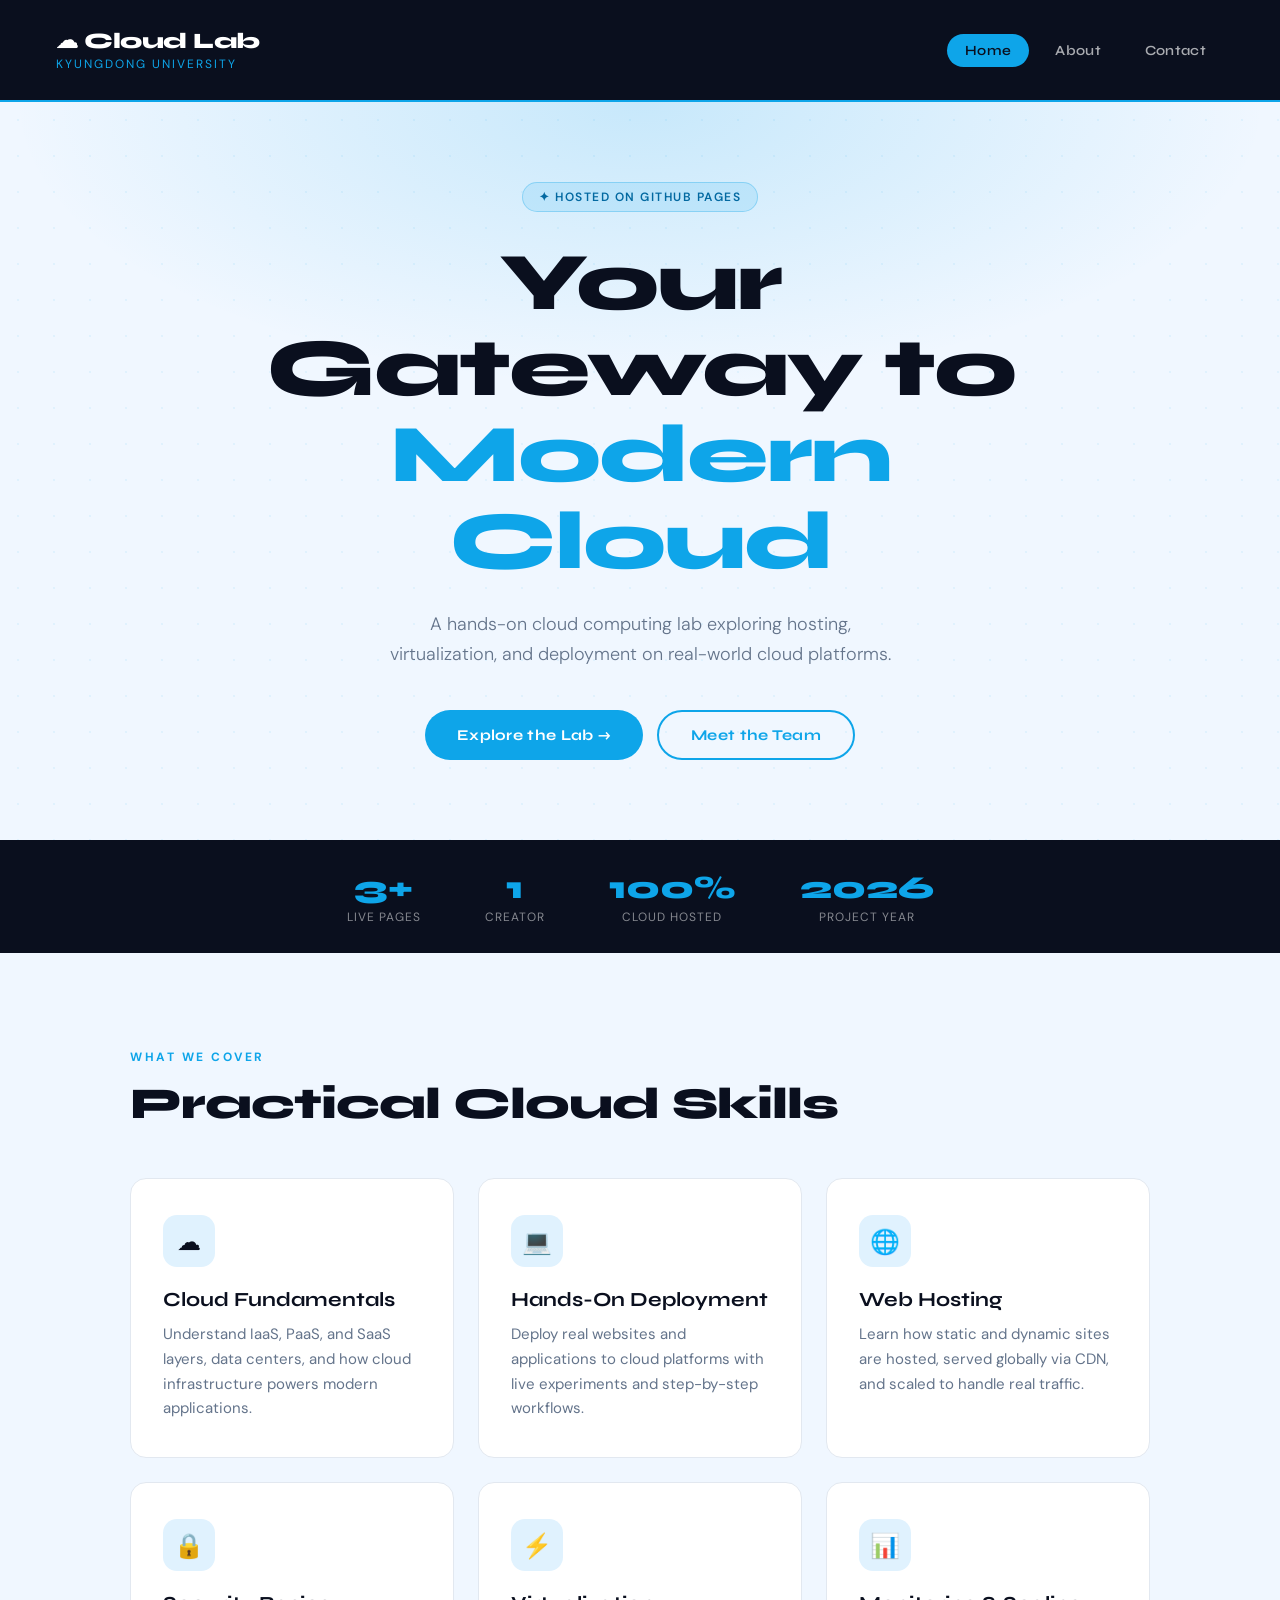
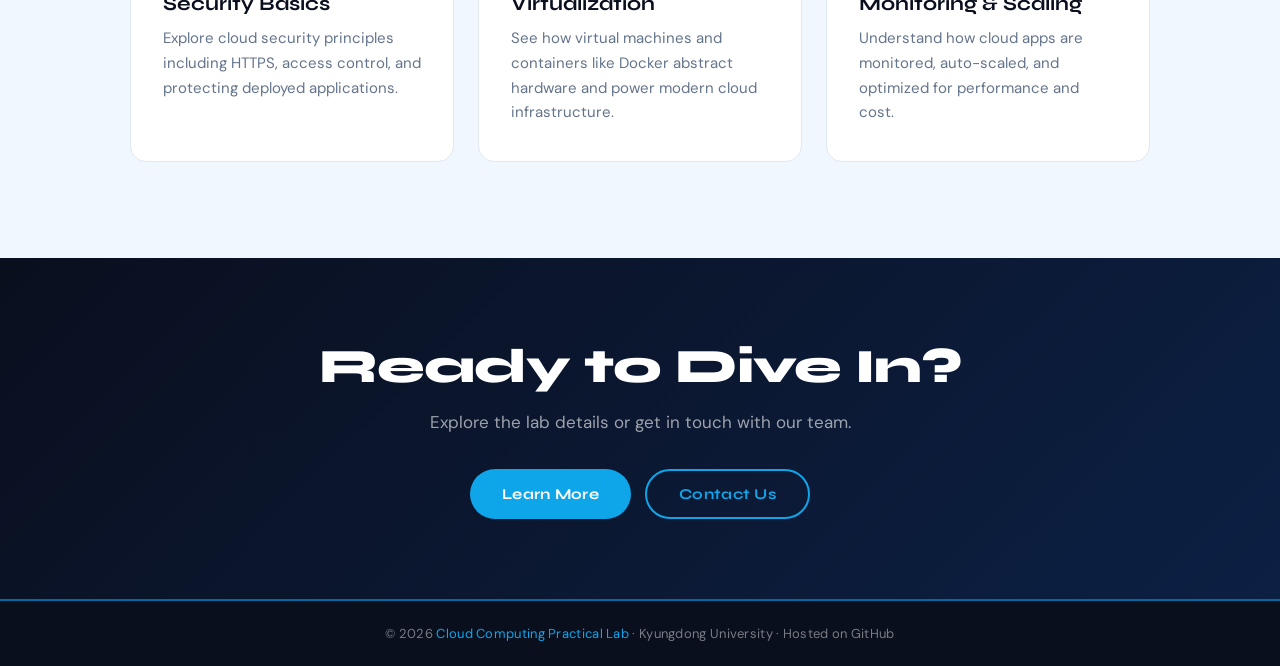
<file: index.html>
<!DOCTYPE html>
<html lang="en">
<head>
  <meta charset="UTF-8" />
  <meta name="viewport" content="width=device-width, initial-scale=1.0"/>
  <title>Home | Cloud Computing Lab</title>
  <link rel="stylesheet" href="style.css"/>
  <style>
    /* ── HERO ── */
    .hero {
      min-height: 82vh;
      display: grid;
      place-items: center;
      text-align: center;
      padding: 80px 24px;
      background:
        radial-gradient(ellipse 70% 55% at 50% 0%, rgba(14,165,233,.18) 0%, transparent 70%),
        #f0f7ff;
      position: relative;
      overflow: hidden;
    }
    .hero::before {
      content: '';
      position: absolute;
      inset: 0;
      background-image:
        radial-gradient(circle, rgba(14,165,233,.07) 1px, transparent 1px);
      background-size: 36px 36px;
      pointer-events: none;
    }
    .hero-badge {
      display: inline-flex;
      align-items: center;
      gap: 6px;
      background: rgba(14,165,233,.12);
      color: var(--sky-deep);
      border: 1px solid rgba(14,165,233,.3);
      padding: 6px 16px;
      border-radius: 50px;
      font-size: 12px;
      font-weight: 600;
      letter-spacing: 1.5px;
      text-transform: uppercase;
      margin-bottom: 28px;
      animation: fadeUp .6s ease both;
    }
    .hero h2 {
      font-family: 'Syne', sans-serif;
      font-size: clamp(42px, 7vw, 82px);
      font-weight: 800;
      line-height: 1.05;
      letter-spacing: -2px;
      color: var(--ink);
      max-width: 800px;
      margin: 0 auto 24px;
      animation: fadeUp .7s .1s ease both;
    }
    .hero h2 span {
      color: var(--sky);
      position: relative;
    }
    .hero p {
      font-size: 18px;
      color: var(--muted);
      max-width: 520px;
      margin: 0 auto 40px;
      line-height: 1.7;
      font-weight: 300;
      animation: fadeUp .7s .2s ease both;
    }
    .hero-btns {
      display: flex;
      gap: 14px;
      justify-content: center;
      flex-wrap: wrap;
      animation: fadeUp .7s .3s ease both;
    }

    /* ── STATS ── */
    .stats-bar {
      background: var(--ink);
      padding: 28px 56px;
      display: flex;
      justify-content: center;
      gap: 64px;
      flex-wrap: wrap;
    }
    .stat { text-align: center; }
    .stat-num {
      font-family: 'Syne', sans-serif;
      font-size: 32px;
      font-weight: 800;
      color: var(--sky);
    }
    .stat-label {
      font-size: 12px;
      color: rgba(255,255,255,.5);
      letter-spacing: 1px;
      text-transform: uppercase;
      margin-top: 2px;
    }

    /* ── FEATURES ── */
    .features-section {
      padding: 96px 40px;
      max-width: 1100px;
      margin: 0 auto;
    }
    .section-label {
      font-size: 12px;
      font-weight: 700;
      letter-spacing: 2.5px;
      text-transform: uppercase;
      color: var(--sky);
      margin-bottom: 12px;
    }
    .section-title {
      font-family: 'Syne', sans-serif;
      font-size: clamp(28px, 4vw, 44px);
      font-weight: 800;
      letter-spacing: -1px;
      color: var(--ink);
      margin-bottom: 48px;
    }
    .features-grid {
      display: grid;
      grid-template-columns: repeat(auto-fit, minmax(300px, 1fr));
      gap: 24px;
    }
    .feature-card {
      background: #fff;
      border-radius: var(--radius);
      padding: 36px 32px;
      border: 1px solid var(--border);
      transition: all .25s ease;
      position: relative;
      overflow: hidden;
    }
    .feature-card::after {
      content: '';
      position: absolute;
      bottom: 0; left: 0; right: 0;
      height: 3px;
      background: linear-gradient(90deg, var(--sky), var(--accent));
      transform: scaleX(0);
      transform-origin: left;
      transition: transform .3s ease;
    }
    .feature-card:hover {
      box-shadow: var(--shadow);
      transform: translateY(-4px);
    }
    .feature-card:hover::after { transform: scaleX(1); }
    .feature-icon {
      width: 52px; height: 52px;
      background: var(--sky-pale);
      border-radius: 14px;
      display: grid;
      place-items: center;
      font-size: 24px;
      margin-bottom: 20px;
    }
    .feature-card h3 {
      font-family: 'Syne', sans-serif;
      font-size: 20px;
      font-weight: 700;
      color: var(--ink);
      margin-bottom: 10px;
    }
    .feature-card p {
      color: var(--muted);
      font-size: 15px;
      line-height: 1.65;
    }

    /* ── CTA ── */
    .cta-section {
      background: linear-gradient(135deg, var(--ink) 0%, #0c2044 100%);
      padding: 80px 40px;
      text-align: center;
    }
    .cta-section h2 {
      font-family: 'Syne', sans-serif;
      font-size: clamp(28px, 4vw, 48px);
      font-weight: 800;
      color: #fff;
      margin-bottom: 16px;
      letter-spacing: -1px;
    }
    .cta-section p { color: rgba(255,255,255,.6); font-size: 17px; margin-bottom: 36px; }

    @keyframes fadeUp {
      from { opacity: 0; transform: translateY(24px); }
      to   { opacity: 1; transform: translateY(0); }
    }
  </style>
</head>
<body>

  <header>
    <div class="brand">
      <h1>☁ Cloud Lab</h1>
      <span class="tagline">Kyungdong University</span>
    </div>
    <nav>
      <a href="index.html" class="active">Home</a>
      <a href="about.html">About</a>
      <a href="contact.html">Contact</a>
    </nav>
  </header>

  <main>
    <!-- HERO -->
    <section class="hero">
      <div>
        <div class="hero-badge">✦ Hosted on GitHub Pages</div>
        <h2>Your Gateway to<br/><span>Modern Cloud</span></h2>
        <p>A hands-on cloud computing lab exploring hosting, virtualization, and deployment on real-world cloud platforms.</p>
        <div class="hero-btns">
          <a href="about.html" class="btn">Explore the Lab →</a>
          <a href="contact.html" class="btn btn-outline">Meet the Team</a>
        </div>
      </div>
    </section>

    <!-- STATS -->
    <div class="stats-bar">
      <div class="stat">
        <div class="stat-num">3+</div>
        <div class="stat-label">Live Pages</div>
      </div>
      <div class="stat">
        <div class="stat-num">1</div>
        <div class="stat-label">Creator</div>
      </div>
      <div class="stat">
        <div class="stat-num">100%</div>
        <div class="stat-label">Cloud Hosted</div>
      </div>
      <div class="stat">
        <div class="stat-num">2026</div>
        <div class="stat-label">Project Year</div>
      </div>
    </div>

    <!-- FEATURES -->
    <section class="features-section">
      <div class="section-label">What We Cover</div>
      <div class="section-title">Practical Cloud Skills</div>
      <div class="features-grid">
        <div class="feature-card">
          <div class="feature-icon">☁</div>
          <h3>Cloud Fundamentals</h3>
          <p>Understand IaaS, PaaS, and SaaS layers, data centers, and how cloud infrastructure powers modern applications.</p>
        </div>
        <div class="feature-card">
          <div class="feature-icon">💻</div>
          <h3>Hands-On Deployment</h3>
          <p>Deploy real websites and applications to cloud platforms with live experiments and step-by-step workflows.</p>
        </div>
        <div class="feature-card">
          <div class="feature-icon">🌐</div>
          <h3>Web Hosting</h3>
          <p>Learn how static and dynamic sites are hosted, served globally via CDN, and scaled to handle real traffic.</p>
        </div>
        <div class="feature-card">
          <div class="feature-icon">🔒</div>
          <h3>Security Basics</h3>
          <p>Explore cloud security principles including HTTPS, access control, and protecting deployed applications.</p>
        </div>
        <div class="feature-card">
          <div class="feature-icon">⚡</div>
          <h3>Virtualization</h3>
          <p>See how virtual machines and containers like Docker abstract hardware and power modern cloud infrastructure.</p>
        </div>
        <div class="feature-card">
          <div class="feature-icon">📊</div>
          <h3>Monitoring & Scaling</h3>
          <p>Understand how cloud apps are monitored, auto-scaled, and optimized for performance and cost.</p>
        </div>
      </div>
    </section>

    <!-- CTA -->
    <section class="cta-section">
      <h2>Ready to Dive In?</h2>
      <p>Explore the lab details or get in touch with our team.</p>
      <div style="display:flex;gap:14px;justify-content:center;flex-wrap:wrap;">
        <a href="about.html" class="btn">Learn More</a>
        <a href="contact.html" class="btn btn-outline">Contact Us</a>
      </div>
    </section>
  </main>

  <footer>
    <p>© 2026 <span>Cloud Computing Practical Lab</span> · Kyungdong University · Hosted on GitHub</p>
  </footer>

</body>
</html>
</file>
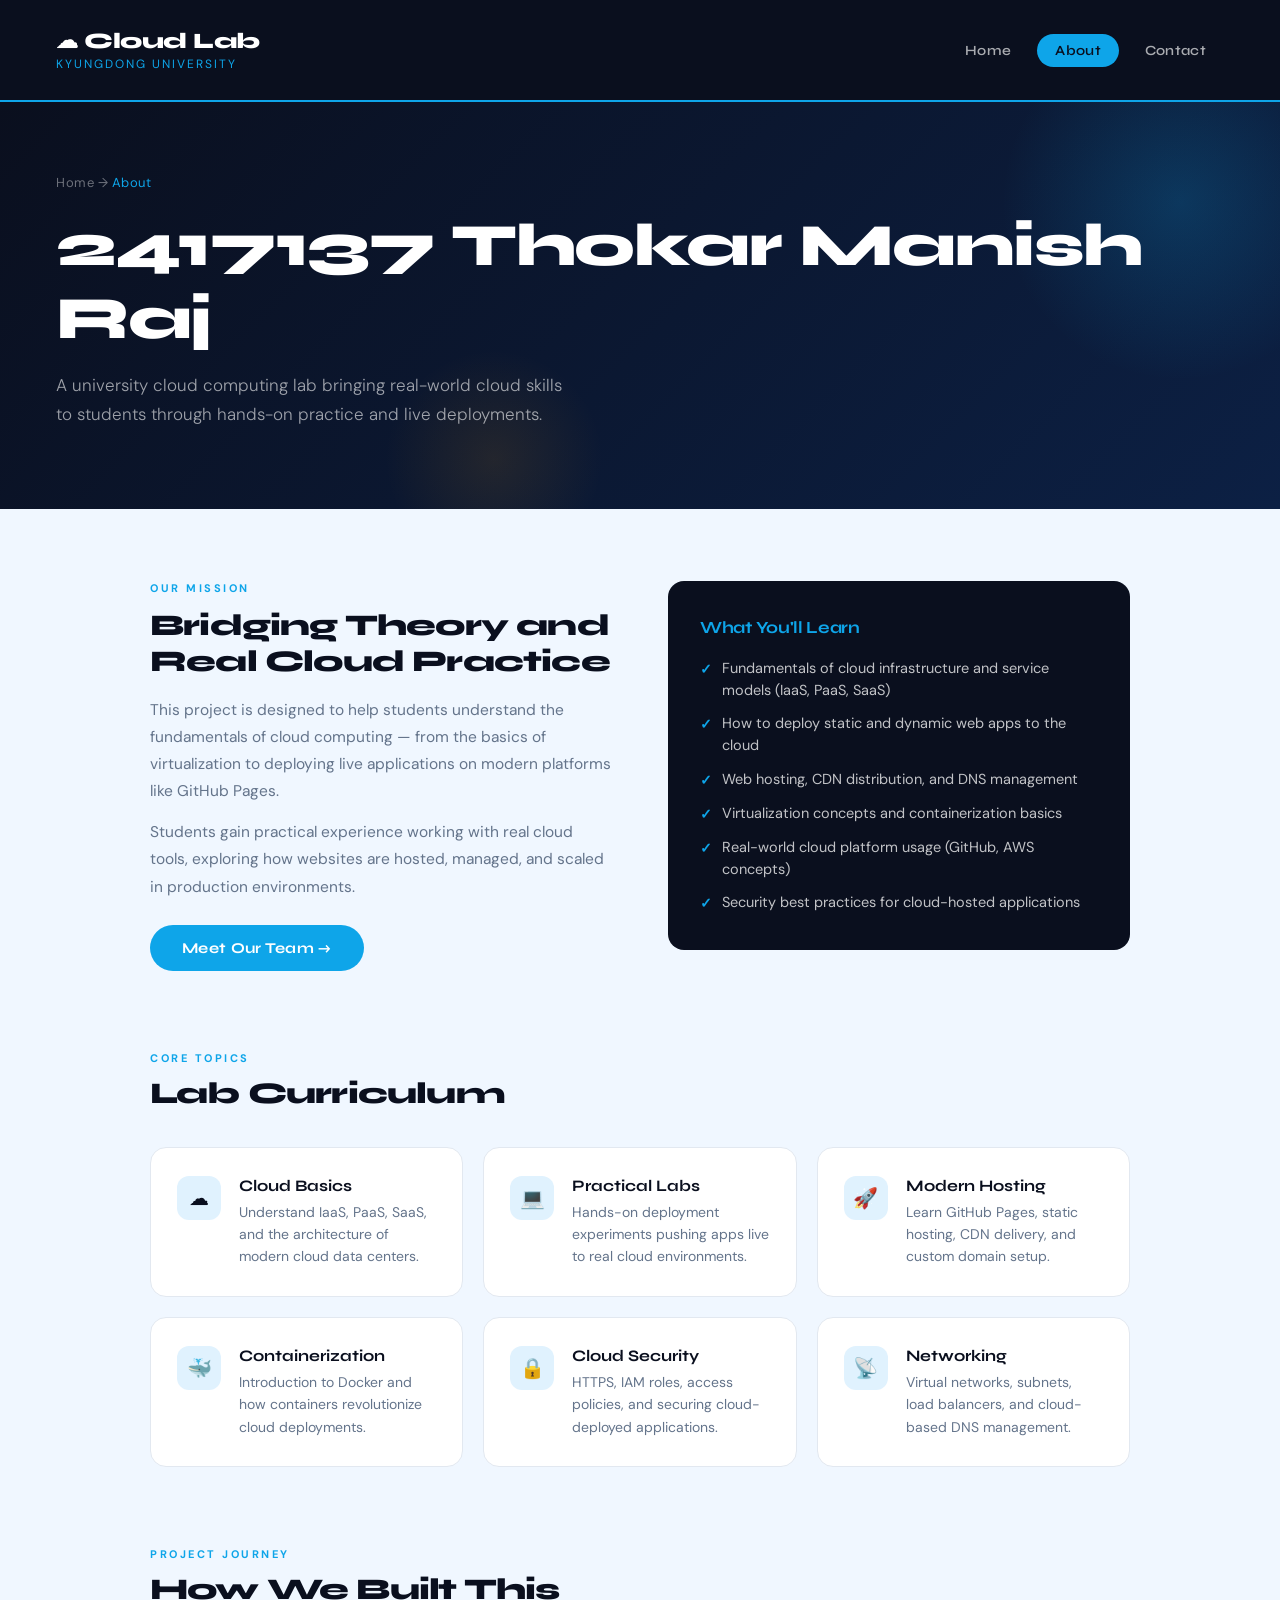
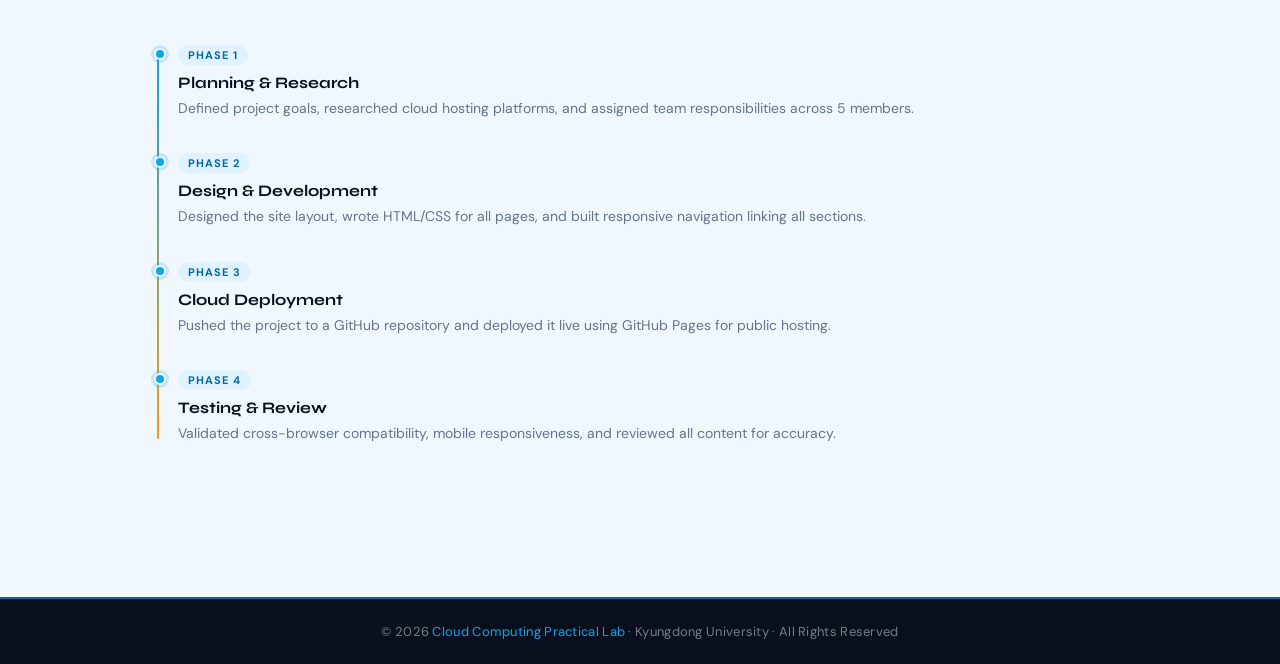
<file: about.html>
<!DOCTYPE html>
<html lang="en">
<head>
  <meta charset="UTF-8" />
  <meta name="viewport" content="width=device-width, initial-scale=1.0"/>
  <title>About | Cloud Computing Lab</title>
  <link rel="stylesheet" href="style.css"/>
  <style>
    /* ── PAGE HERO ── */
    .page-hero {
      background: linear-gradient(135deg, var(--ink) 0%, #0c2044 100%);
      padding: 72px 56px 80px;
      position: relative;
      overflow: hidden;
    }
    .page-hero::before {
      content: '';
      position: absolute;
      top: -80px; right: -80px;
      width: 360px; height: 360px;
      border-radius: 50%;
      background: radial-gradient(circle, rgba(14,165,233,.2) 0%, transparent 70%);
      pointer-events: none;
    }
    .page-hero::after {
      content: '';
      position: absolute;
      bottom: -60px; left: 30%;
      width: 220px; height: 220px;
      border-radius: 50%;
      background: radial-gradient(circle, rgba(245,158,11,.1) 0%, transparent 70%);
    }
    .page-hero .breadcrumb {
      font-size: 13px;
      color: rgba(255,255,255,.4);
      margin-bottom: 18px;
      letter-spacing: 0.5px;
    }
    .page-hero .breadcrumb span { color: var(--sky); }
    .page-hero h2 {
      font-family: 'Syne', sans-serif;
      font-size: clamp(36px, 5vw, 60px);
      font-weight: 800;
      color: #fff;
      letter-spacing: -1.5px;
      margin-bottom: 16px;
      position: relative;
      z-index: 1;
    }
    .page-hero p {
      color: rgba(255,255,255,.6);
      font-size: 17px;
      max-width: 520px;
      line-height: 1.7;
      font-weight: 300;
      position: relative;
      z-index: 1;
    }

    /* ── CONTENT AREA ── */
    .content-area {
      max-width: 1060px;
      margin: 0 auto;
      padding: 72px 40px;
    }

    /* ── ABOUT INTRO ── */
    .about-intro {
      display: grid;
      grid-template-columns: 1fr 1fr;
      gap: 56px;
      align-items: start;
      margin-bottom: 80px;
    }
    @media(max-width:720px){ .about-intro { grid-template-columns: 1fr; gap: 32px; } }
    .about-intro .text-block {}
    .about-intro .section-label {
      font-size: 11px;
      font-weight: 700;
      letter-spacing: 2.5px;
      text-transform: uppercase;
      color: var(--sky);
      margin-bottom: 12px;
    }
    .about-intro h3 {
      font-family: 'Syne', sans-serif;
      font-size: 30px;
      font-weight: 800;
      letter-spacing: -0.8px;
      color: var(--ink);
      margin-bottom: 18px;
      line-height: 1.2;
    }
    .about-intro p {
      color: var(--muted);
      line-height: 1.75;
      font-size: 15.5px;
      margin-bottom: 14px;
    }
    .side-card {
      background: var(--ink);
      border-radius: var(--radius);
      padding: 36px 32px;
      color: #fff;
    }
    .side-card h4 {
      font-family: 'Syne', sans-serif;
      font-weight: 700;
      font-size: 17px;
      margin-bottom: 20px;
      color: var(--sky);
      letter-spacing: -0.3px;
    }
    .check-list { list-style: none; display: flex; flex-direction: column; gap: 12px; }
    .check-list li {
      display: flex; align-items: flex-start; gap: 10px;
      font-size: 14.5px; color: rgba(255,255,255,.75); line-height: 1.5;
    }
    .check-list li::before {
      content: '✓';
      color: var(--sky);
      font-weight: 700;
      font-size: 14px;
      flex-shrink: 0;
      margin-top: 1px;
    }

    /* ── TOPICS GRID ── */
    .topics-section { margin-bottom: 80px; }
    .topics-section .section-label {
      font-size: 11px; font-weight: 700; letter-spacing: 2.5px;
      text-transform: uppercase; color: var(--sky); margin-bottom: 10px;
    }
    .topics-section h3 {
      font-family: 'Syne', sans-serif;
      font-size: 30px; font-weight: 800;
      letter-spacing: -0.8px; color: var(--ink);
      margin-bottom: 36px;
    }
    .topics-grid {
      display: grid;
      grid-template-columns: repeat(auto-fit, minmax(280px, 1fr));
      gap: 20px;
    }
    .topic-card {
      background: #fff;
      border: 1px solid var(--border);
      border-radius: var(--radius);
      padding: 28px 26px;
      display: flex;
      gap: 18px;
      align-items: flex-start;
      transition: all .23s ease;
    }
    .topic-card:hover {
      border-color: var(--sky);
      box-shadow: 0 4px 20px rgba(14,165,233,.12);
      transform: translateY(-2px);
    }
    .topic-icon {
      width: 44px; height: 44px;
      background: var(--sky-pale);
      border-radius: 12px;
      display: grid; place-items: center;
      font-size: 20px;
      flex-shrink: 0;
    }
    .topic-text h4 {
      font-family: 'Syne', sans-serif;
      font-size: 16px; font-weight: 700;
      color: var(--ink); margin-bottom: 6px;
    }
    .topic-text p { font-size: 14px; color: var(--muted); line-height: 1.6; }

    /* ── TIMELINE ── */
    .timeline-section { margin-bottom: 80px; }
    .timeline-section .section-label {
      font-size: 11px; font-weight: 700; letter-spacing: 2.5px;
      text-transform: uppercase; color: var(--sky); margin-bottom: 10px;
    }
    .timeline-section h3 {
      font-family: 'Syne', sans-serif;
      font-size: 30px; font-weight: 800;
      letter-spacing: -0.8px; color: var(--ink); margin-bottom: 36px;
    }
    .timeline { position: relative; padding-left: 28px; }
    .timeline::before {
      content: '';
      position: absolute;
      left: 7px; top: 6px; bottom: 6px;
      width: 2px;
      background: linear-gradient(180deg, var(--sky), var(--accent));
      border-radius: 2px;
    }
    .timeline-item { position: relative; margin-bottom: 32px; }
    .timeline-item::before {
      content: '';
      position: absolute;
      left: -24px; top: 5px;
      width: 12px; height: 12px;
      border-radius: 50%;
      background: var(--sky);
      border: 2px solid #f0f7ff;
      box-shadow: 0 0 0 3px rgba(14,165,233,.2);
    }
    .timeline-item h4 {
      font-family: 'Syne', sans-serif;
      font-weight: 700; font-size: 16px;
      color: var(--ink); margin-bottom: 5px;
    }
    .timeline-item p { font-size: 14px; color: var(--muted); line-height: 1.6; }
    .timeline-tag {
      display: inline-block;
      background: var(--sky-pale);
      color: var(--sky-deep);
      font-size: 11px; font-weight: 700;
      letter-spacing: 1px; text-transform: uppercase;
      padding: 3px 10px;
      border-radius: 50px;
      margin-bottom: 8px;
    }
  </style>
</head>
<body>

  <header>
    <div class="brand">
      <h1>☁ Cloud Lab</h1>
      <span class="tagline">Kyungdong University</span>
    </div>
    <nav>
      <a href="index.html">Home</a>
      <a href="about.html" class="active">About</a>
      <a href="contact.html">Contact</a>
    </nav>
  </header>

  <main>
    <!-- PAGE HERO -->
    <section class="page-hero">
      <div class="breadcrumb">Home → <span>About</span></div>
      <h2>2417137 Thokar Manish Raj</h2>
      <p>A university cloud computing lab bringing real-world cloud skills to students through hands-on practice and live deployments.</p>
    </section>

    <div class="content-area">

      <!-- ABOUT INTRO -->
      <div class="about-intro">
        <div class="text-block">
          <div class="section-label">Our Mission</div>
          <h3>Bridging Theory and Real Cloud Practice</h3>
          <p>This project is designed to help students understand the fundamentals of cloud computing — from the basics of virtualization to deploying live applications on modern platforms like GitHub Pages.</p>
          <p>Students gain practical experience working with real cloud tools, exploring how websites are hosted, managed, and scaled in production environments.</p>
          <a href="contact.html" class="btn" style="margin-top:10px;">Meet Our Team →</a>
        </div>
        <div class="side-card">
          <h4>What You'll Learn</h4>
          <ul class="check-list">
            <li>Fundamentals of cloud infrastructure and service models (IaaS, PaaS, SaaS)</li>
            <li>How to deploy static and dynamic web apps to the cloud</li>
            <li>Web hosting, CDN distribution, and DNS management</li>
            <li>Virtualization concepts and containerization basics</li>
            <li>Real-world cloud platform usage (GitHub, AWS concepts)</li>
            <li>Security best practices for cloud-hosted applications</li>
          </ul>
        </div>
      </div>

      <!-- TOPICS GRID -->
      <div class="topics-section">
        <div class="section-label">Core Topics</div>
        <h3>Lab Curriculum</h3>
        <div class="topics-grid">
          <div class="topic-card">
            <div class="topic-icon">☁</div>
            <div class="topic-text">
              <h4>Cloud Basics</h4>
              <p>Understand IaaS, PaaS, SaaS, and the architecture of modern cloud data centers.</p>
            </div>
          </div>
          <div class="topic-card">
            <div class="topic-icon">💻</div>
            <div class="topic-text">
              <h4>Practical Labs</h4>
              <p>Hands-on deployment experiments pushing apps live to real cloud environments.</p>
            </div>
          </div>
          <div class="topic-card">
            <div class="topic-icon">🚀</div>
            <div class="topic-text">
              <h4>Modern Hosting</h4>
              <p>Learn GitHub Pages, static hosting, CDN delivery, and custom domain setup.</p>
            </div>
          </div>
          <div class="topic-card">
            <div class="topic-icon">🐳</div>
            <div class="topic-text">
              <h4>Containerization</h4>
              <p>Introduction to Docker and how containers revolutionize cloud deployments.</p>
            </div>
          </div>
          <div class="topic-card">
            <div class="topic-icon">🔒</div>
            <div class="topic-text">
              <h4>Cloud Security</h4>
              <p>HTTPS, IAM roles, access policies, and securing cloud-deployed applications.</p>
            </div>
          </div>
          <div class="topic-card">
            <div class="topic-icon">📡</div>
            <div class="topic-text">
              <h4>Networking</h4>
              <p>Virtual networks, subnets, load balancers, and cloud-based DNS management.</p>
            </div>
          </div>
        </div>
      </div>

      <!-- TIMELINE -->
      <div class="timeline-section">
        <div class="section-label">Project Journey</div>
        <h3>How We Built This</h3>
        <div class="timeline">
          <div class="timeline-item">
            <div class="timeline-tag">Phase 1</div>
            <h4>Planning & Research</h4>
            <p>Defined project goals, researched cloud hosting platforms, and assigned team responsibilities across 5 members.</p>
          </div>
          <div class="timeline-item">
            <div class="timeline-tag">Phase 2</div>
            <h4>Design & Development</h4>
            <p>Designed the site layout, wrote HTML/CSS for all pages, and built responsive navigation linking all sections.</p>
          </div>
          <div class="timeline-item">
            <div class="timeline-tag">Phase 3</div>
            <h4>Cloud Deployment</h4>
            <p>Pushed the project to a GitHub repository and deployed it live using GitHub Pages for public hosting.</p>
          </div>
          <div class="timeline-item">
            <div class="timeline-tag">Phase 4</div>
            <h4>Testing & Review</h4>
            <p>Validated cross-browser compatibility, mobile responsiveness, and reviewed all content for accuracy.</p>
          </div>
        </div>
      </div>

    </div>
  </main>

  <footer>
    <p>© 2026 <span>Cloud Computing Practical Lab</span> · Kyungdong University · All Rights Reserved</p>
  </footer>

</body>
</html>
</file>
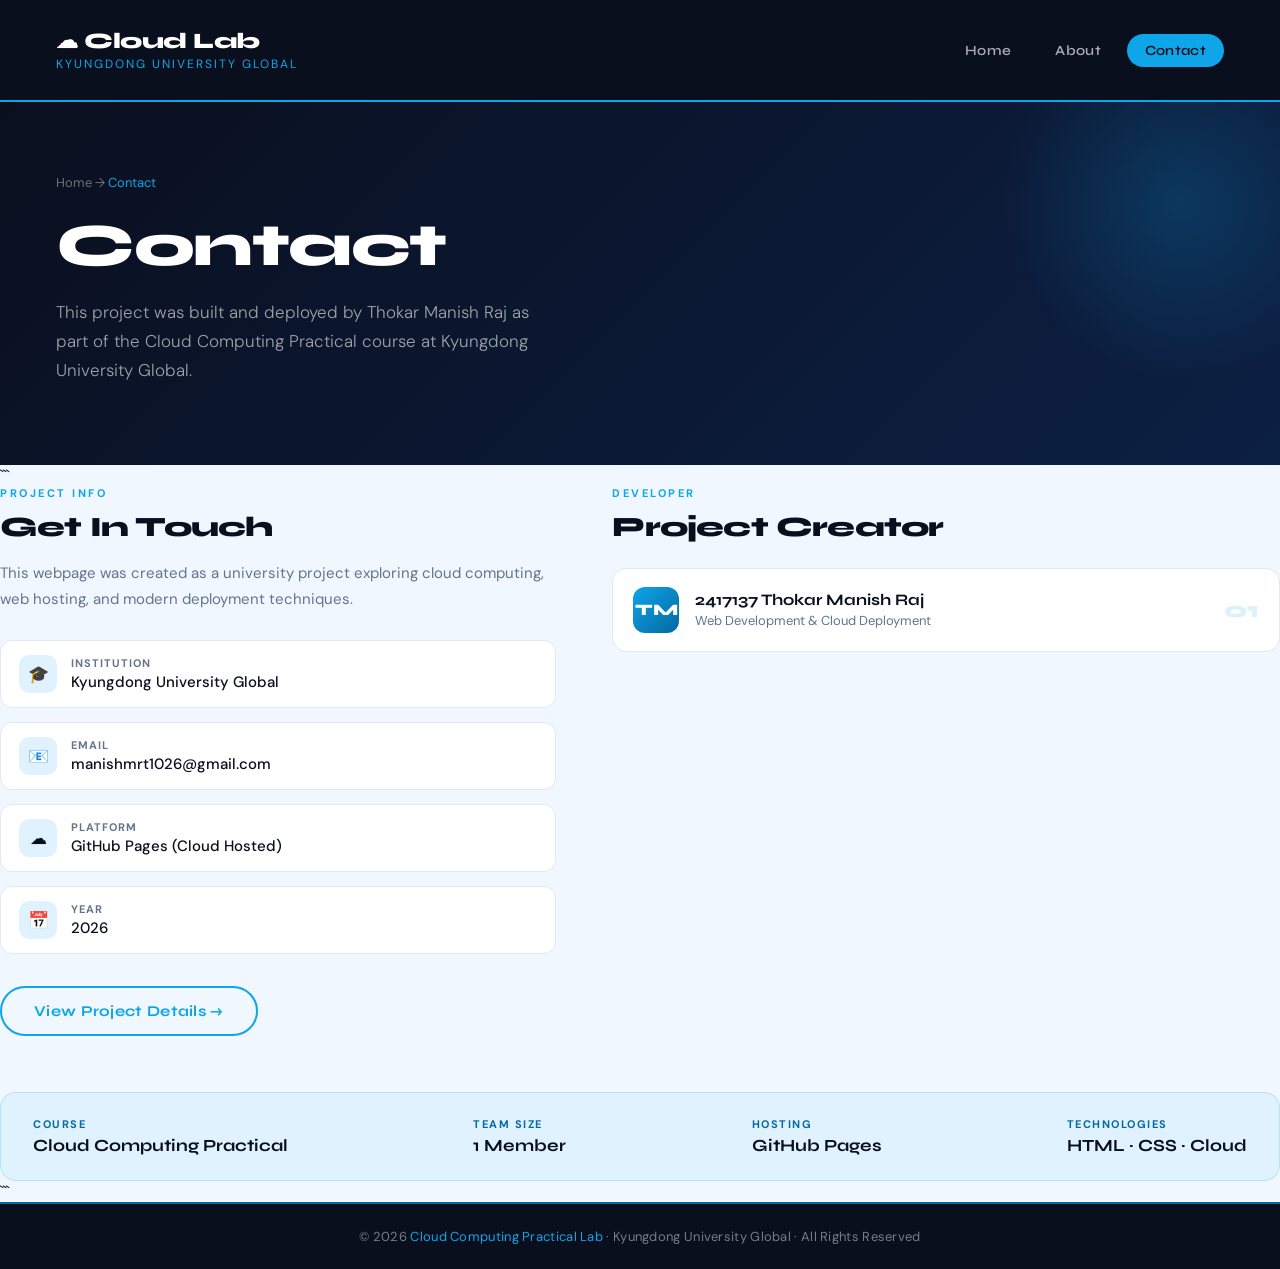
<file: contact.html>
<!DOCTYPE html>

<html lang="en">
<head>
  <meta charset="UTF-8" />
  <meta name="viewport" content="width=device-width, initial-scale=1.0"/>
  <title>Contact | Cloud Computing Lab</title>
  <link rel="stylesheet" href="style.css"/>
  <style>
    /* ── PAGE HERO ── */
    .page-hero {
      background: linear-gradient(135deg, var(--ink) 0%, #0c2044 100%);
      padding: 72px 56px 80px;
      position: relative;
      overflow: hidden;
    }
    .page-hero::before {
      content: '';
      position: absolute;
      top: -80px; right: -80px;
      width: 360px; height: 360px;
      border-radius: 50%;
      background: radial-gradient(circle, rgba(14,165,233,.2) 0%, transparent 70%);
    }
    .page-hero .breadcrumb {
      font-size: 13px;
      color: rgba(255,255,255,.4);
      margin-bottom: 18px;
    }
    .page-hero .breadcrumb span { color: var(--sky); }
    .page-hero h2 {
      font-family: 'Syne', sans-serif;
      font-size: clamp(36px, 5vw, 60px);
      font-weight: 800;
      color: #fff;
      letter-spacing: -1.5px;
      margin-bottom: 16px;
      position: relative; z-index: 1;
    }
    .page-hero p {
      color: rgba(255,255,255,.6);
      font-size: 17px;
      max-width: 480px;
      line-height: 1.7;
      font-weight: 300;
      position: relative; z-index: 1;
    }

```
/* ── CONTENT ── */
.content-area {
  max-width: 1060px;
  margin: 0 auto;
  padding: 72px 40px;
}
.contact-layout {
  display: grid;
  grid-template-columns: 1fr 1.2fr;
  gap: 56px;
  align-items: start;
}
@media(max-width:760px){ .contact-layout { grid-template-columns: 1fr; gap: 40px; } }

/* ── PROJECT INFO SIDE ── */
.info-side .section-label {
  font-size: 11px; font-weight: 700; letter-spacing: 2.5px;
  text-transform: uppercase; color: var(--sky); margin-bottom: 10px;
}
.info-side h3 {
  font-family: 'Syne', sans-serif;
  font-size: 28px; font-weight: 800;
  letter-spacing: -0.8px; color: var(--ink); margin-bottom: 16px;
}
.info-side p {
  color: var(--muted); font-size: 15px;
  line-height: 1.75; margin-bottom: 28px;
}

.contact-details { display: flex; flex-direction: column; gap: 14px; margin-bottom: 32px; }
.contact-item {
  display: flex; align-items: center; gap: 14px;
  background: #fff; border: 1px solid var(--border);
  border-radius: 12px; padding: 14px 18px;
  transition: border-color .2s;
}
.contact-item:hover { border-color: var(--sky); }
.contact-item-icon {
  width: 38px; height: 38px;
  background: var(--sky-pale);
  border-radius: 10px;
  display: grid; place-items: center;
  font-size: 17px; flex-shrink: 0;
}
.contact-item-text .label {
  font-size: 11px; font-weight: 700;
  letter-spacing: 1px; text-transform: uppercase;
  color: var(--muted); margin-bottom: 2px;
}
.contact-item-text .value {
  font-size: 15px; color: var(--ink); font-weight: 500;
}

/* ── TEAM CARD SIDE ── */
.team-side .section-label {
  font-size: 11px; font-weight: 700; letter-spacing: 2.5px;
  text-transform: uppercase; color: var(--sky); margin-bottom: 10px;
}
.team-side h3 {
  font-family: 'Syne', sans-serif;
  font-size: 28px; font-weight: 800;
  letter-spacing: -0.8px; color: var(--ink); margin-bottom: 24px;
}
.team-list { display: flex; flex-direction: column; gap: 12px; }
.member-card {
  background: #fff;
  border: 1px solid var(--border);
  border-radius: 14px;
  padding: 18px 20px;
  display: flex;
  align-items: center;
  gap: 16px;
  transition: all .23s ease;
}
.member-card:hover {
  border-color: var(--sky);
  box-shadow: 0 4px 18px rgba(14,165,233,.1);
  transform: translateX(4px);
}
.member-avatar {
  width: 46px; height: 46px;
  border-radius: 12px;
  background: linear-gradient(135deg, var(--sky) 0%, var(--sky-deep) 100%);
  display: grid; place-items: center;
  font-family: 'Syne', sans-serif;
  font-weight: 800;
  font-size: 16px;
  color: #fff;
  flex-shrink: 0;
}
.member-info {}
.member-name {
  font-family: 'Syne', sans-serif;
  font-size: 16px; font-weight: 700;
  color: var(--ink); margin-bottom: 3px;
}
.member-role {
  font-size: 13px; color: var(--muted);
}
.member-num {
  margin-left: auto;
  font-family: 'Syne', sans-serif;
  font-size: 22px; font-weight: 800;
  color: rgba(14,165,233,.15);
}

/* ── PROJECT META BAR ── */
.meta-bar {
  background: var(--sky-pale);
  border: 1px solid rgba(14,165,233,.2);
  border-radius: var(--radius);
  padding: 24px 32px;
  display: flex;
  justify-content: space-between;
  flex-wrap: wrap;
  gap: 20px;
  margin-top: 56px;
}
.meta-item .meta-label {
  font-size: 11px; font-weight: 700;
  letter-spacing: 1.5px; text-transform: uppercase;
  color: var(--sky-deep); margin-bottom: 4px;
}
.meta-item .meta-value {
  font-family: 'Syne', sans-serif;
  font-size: 17px; font-weight: 700;
  color: var(--ink);
}
```

  </style>
</head>
<body>

  <header>
    <div class="brand">
      <h1>☁ Cloud Lab</h1>
      <span class="tagline">Kyungdong University Global</span>
    </div>
    <nav>
      <a href="index.html">Home</a>
      <a href="about.html">About</a>
      <a href="contact.html" class="active">Contact</a>
    </nav>
  </header>

  <main>
    <!-- PAGE HERO -->
    <section class="page-hero">
      <div class="breadcrumb">Home → <span>Contact</span></div>
      <h2>Contact</h2>
      <p>This project was built and deployed by Thokar Manish Raj as part of the Cloud Computing Practical course at Kyungdong University Global.</p>
    </section>

```
<div class="content-area">
  <div class="contact-layout">

    <!-- LEFT: Project Info -->
    <div class="info-side">
      <div class="section-label">Project Info</div>
      <h3>Get In Touch</h3>
      <p>This webpage was created as a university project exploring cloud computing, web hosting, and modern deployment techniques.</p>

      <div class="contact-details">
        <div class="contact-item">
          <div class="contact-item-icon">🎓</div>
          <div class="contact-item-text">
            <div class="label">Institution</div>
            <div class="value">Kyungdong University Global</div>
          </div>
        </div>
        <div class="contact-item">
          <div class="contact-item-icon">📧</div>
          <div class="contact-item-text">
            <div class="label">Email</div>
            <div class="value">manishmrt1026@gmail.com</div>
          </div>
        </div>
        <div class="contact-item">
          <div class="contact-item-icon">☁</div>
          <div class="contact-item-text">
            <div class="label">Platform</div>
            <div class="value">GitHub Pages (Cloud Hosted)</div>
          </div>
        </div>
        <div class="contact-item">
          <div class="contact-item-icon">📅</div>
          <div class="contact-item-text">
            <div class="label">Year</div>
            <div class="value">2026</div>
          </div>
        </div>
      </div>

      <a href="about.html" class="btn btn-outline">View Project Details →</a>
    </div>

    <!-- RIGHT: Developer -->
    <div class="team-side">
      <div class="section-label">Developer</div>
      <h3>Project Creator</h3>
      <div class="team-list">
        <div class="member-card">
          <div class="member-avatar">TM</div>
          <div class="member-info">
            <div class="member-name">2417137 Thokar Manish Raj</div>
            <div class="member-role">Web Development & Cloud Deployment</div>
          </div>
          <div class="member-num">01</div>
        </div>
      </div>
    </div>

  </div>

  <!-- META BAR -->
  <div class="meta-bar">
    <div class="meta-item">
      <div class="meta-label">Course</div>
      <div class="meta-value">Cloud Computing Practical</div>
    </div>
    <div class="meta-item">
      <div class="meta-label">Team Size</div>
      <div class="meta-value">1 Member</div>
    </div>
    <div class="meta-item">
      <div class="meta-label">Hosting</div>
      <div class="meta-value">GitHub Pages</div>
    </div>
    <div class="meta-item">
      <div class="meta-label">Technologies</div>
      <div class="meta-value">HTML · CSS · Cloud</div>
    </div>
  </div>
</div>
```

  </main>

  <footer>
    <p>© 2026 <span>Cloud Computing Practical Lab</span> · Kyungdong University Global · All Rights Reserved</p>
  </footer>

</body>
</html>
</file>
<file: style.css>
@import url('https://fonts.googleapis.com/css2?family=Syne:wght@400;600;700;800&family=DM+Sans:ital,wght@0,300;0,400;0,500;1,300&display=swap');

:root {
  --ink: #0a0f1e;
  --sky: #0ea5e9;
  --sky-deep: #0369a1;
  --sky-pale: #e0f2fe;
  --accent: #f59e0b;
  --surface: #ffffff;
  --muted: #64748b;
  --border: #e2e8f0;
  --radius: 16px;
  --shadow: 0 4px 32px rgba(10,15,30,0.10);
}

*, *::before, *::after { margin:0; padding:0; box-sizing:border-box; }

body {
  font-family: 'DM Sans', sans-serif;
  background: #f0f7ff;
  color: var(--ink);
  min-height: 100vh;
  display: flex;
  flex-direction: column;
}

/* ── HEADER ── */
header {
  background: var(--ink);
  padding: 28px 56px;
  display: flex;
  align-items: center;
  justify-content: space-between;
  position: sticky;
  top: 0;
  z-index: 100;
  border-bottom: 2px solid var(--sky);
}
header .brand {
  display: flex;
  flex-direction: column;
}
header h1 {
  font-family: 'Syne', sans-serif;
  font-size: 22px;
  font-weight: 800;
  color: #fff;
  letter-spacing: -0.5px;
}
header .tagline {
  font-size: 12px;
  color: var(--sky);
  letter-spacing: 2px;
  text-transform: uppercase;
  margin-top: 2px;
}

/* ── NAV ── */
nav { display: flex; gap: 8px; }
nav a {
  text-decoration: none;
  color: rgba(255,255,255,0.65);
  font-family: 'Syne', sans-serif;
  font-size: 14px;
  font-weight: 600;
  padding: 8px 18px;
  border-radius: 50px;
  transition: all .22s ease;
  letter-spacing: 0.3px;
}
nav a:hover, nav a.active {
  color: var(--ink);
  background: var(--sky);
}

/* ── MAIN CONTAINER ── */
main { flex: 1; }

/* ── FOOTER ── */
footer {
  background: var(--ink);
  color: rgba(255,255,255,0.45);
  text-align: center;
  padding: 24px 40px;
  font-size: 13px;
  letter-spacing: 0.3px;
  border-top: 2px solid var(--sky-deep);
}
footer span { color: var(--sky); }

/* ── BTN ── */
.btn {
  display: inline-flex;
  align-items: center;
  gap: 8px;
  background: var(--sky);
  color: #fff;
  font-family: 'Syne', sans-serif;
  font-weight: 700;
  font-size: 15px;
  padding: 14px 32px;
  border: none;
  border-radius: 50px;
  cursor: pointer;
  transition: all .22s ease;
  letter-spacing: 0.3px;
  text-decoration: none;
}
.btn:hover {
  background: var(--sky-deep);
  transform: translateY(-2px);
  box-shadow: 0 8px 24px rgba(14,165,233,.35);
}
.btn-outline {
  background: transparent;
  border: 2px solid var(--sky);
  color: var(--sky);
}
.btn-outline:hover {
  background: var(--sky);
  color: #fff;
}
</file>
